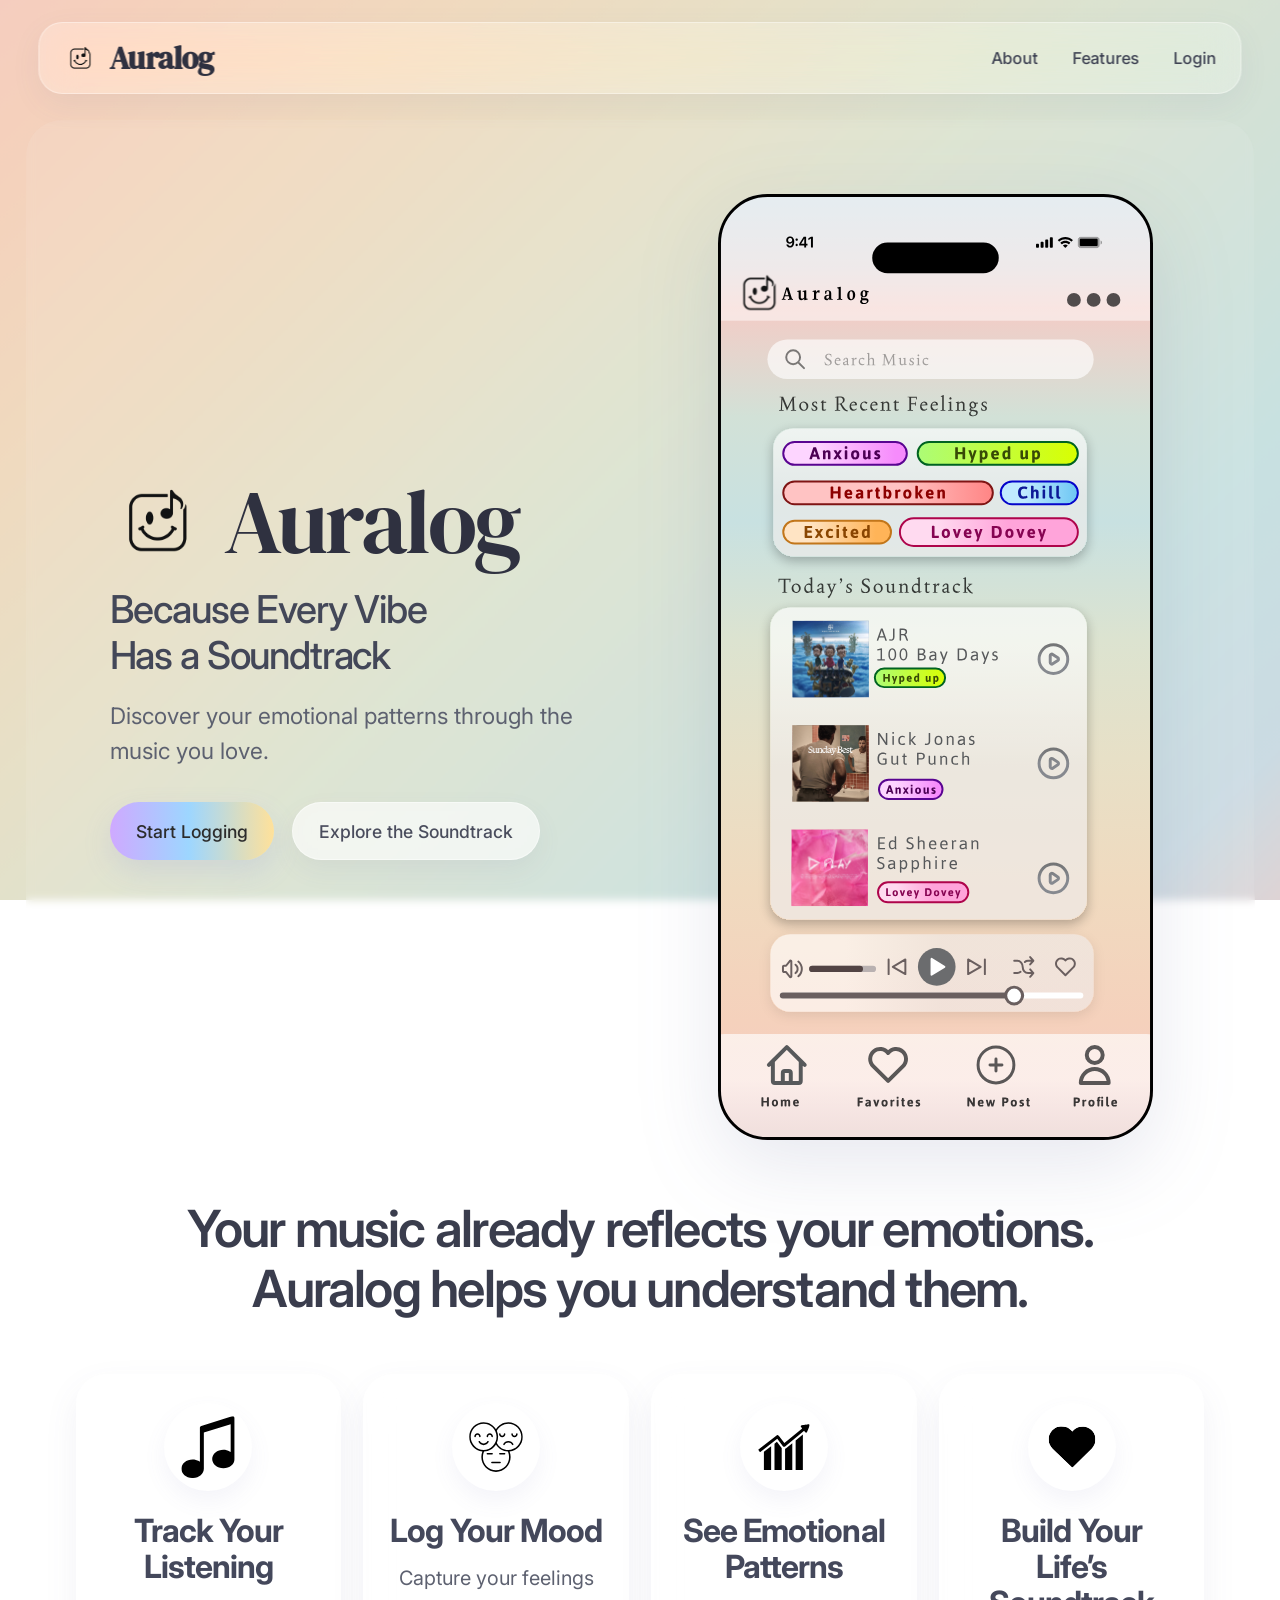
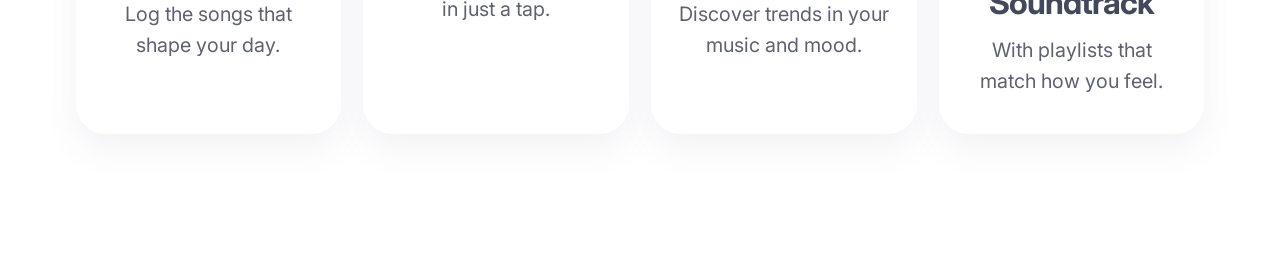
<file: Auralog/index.html>
<!DOCTYPE html>
<html lang="en">
<head>
  <meta charset="UTF-8" />
  <meta name="viewport" content="width=device-width, initial-scale=1.0" />
  <title>Auralog</title>
  <link rel="preconnect" href="https://fonts.googleapis.com">
  <link rel="preconnect" href="https://fonts.gstatic.com" crossorigin>
  <link href="https://fonts.googleapis.com/css2?family=DM+Serif+Display:opsz@20..40&family=Inter:wght@400;500;600;700&display=swap" rel="stylesheet">
  <link rel="stylesheet" href="styles.css" />
</head>
<body>
  <nav class="navbar">
    <div class="nav-left">
      <img src="auralogo.png" class="nav-logo" alt="Auralog logo" />
      <span class="nav-brand">Auralog</span>
    </div>

    <div class="nav-links">
    <a href="about.html">About</a>
    <a href="features.html">Features</a>
    <a href="login.html">Login</a>
    </div>
  </nav>

  <main>
    <section class="hero-shell">
      <section class="hero">
        <div class="hero-text">
          <div class="title-row">
            <img src="auralogo.png" class="logo" alt="Auralog logo" />
            <h1>Auralog</h1>
          </div>

          <p class="tagline">Because Every Vibe<br>Has a Soundtrack</p>

          <p class="hero-description">
            Discover your emotional patterns through the music you love.
          </p>

          <div class="hero-buttons">
            <a href="login.html" class="primary-btn">Start Logging</a>
            <a href="example.html" class="secondary-btn">Explore the Soundtrack</a>
          </div>
        </div>

        <div class="hero-image">
          <img src="Home.svg" alt="Auralog app preview" class="phone-preview" />
        </div>
      </section>

      <section class="intro">
        <h2>Your music already reflects your emotions.<br>Auralog helps you understand them.</h2>
      </section>

      <section class="features">
        <article class="feature-card">
          <img src="icon-music.svg" alt="Track your listening icon" class="feature-icon" />
          <h3>Track Your Listening</h3>
          <p>Log the songs that shape your day.</p>
        </article>

        <article class="feature-card">
          <img src="icon-mood.svg" alt="Log your mood icon" class="feature-icon" />
          <h3>Log Your Mood</h3>
          <p>Capture your feelings in just a tap.</p>
        </article>

        <article class="feature-card">
          <img src="icon-analytics.svg" alt="See emotional patterns icon" class="feature-icon" />
          <h3>See Emotional Patterns</h3>
          <p>Discover trends in your music and mood.</p>
        </article>

        <article class="feature-card">
          <img src="icon-playlist.svg" alt="Build your life's soundtrack icon" class="feature-icon" />
          <h3>Build Your Life’s Soundtrack</h3>
          <p>With playlists that match how you feel.</p>
        </article>
      </section>
    </section>
  </main>
</body>
</html>
</file>
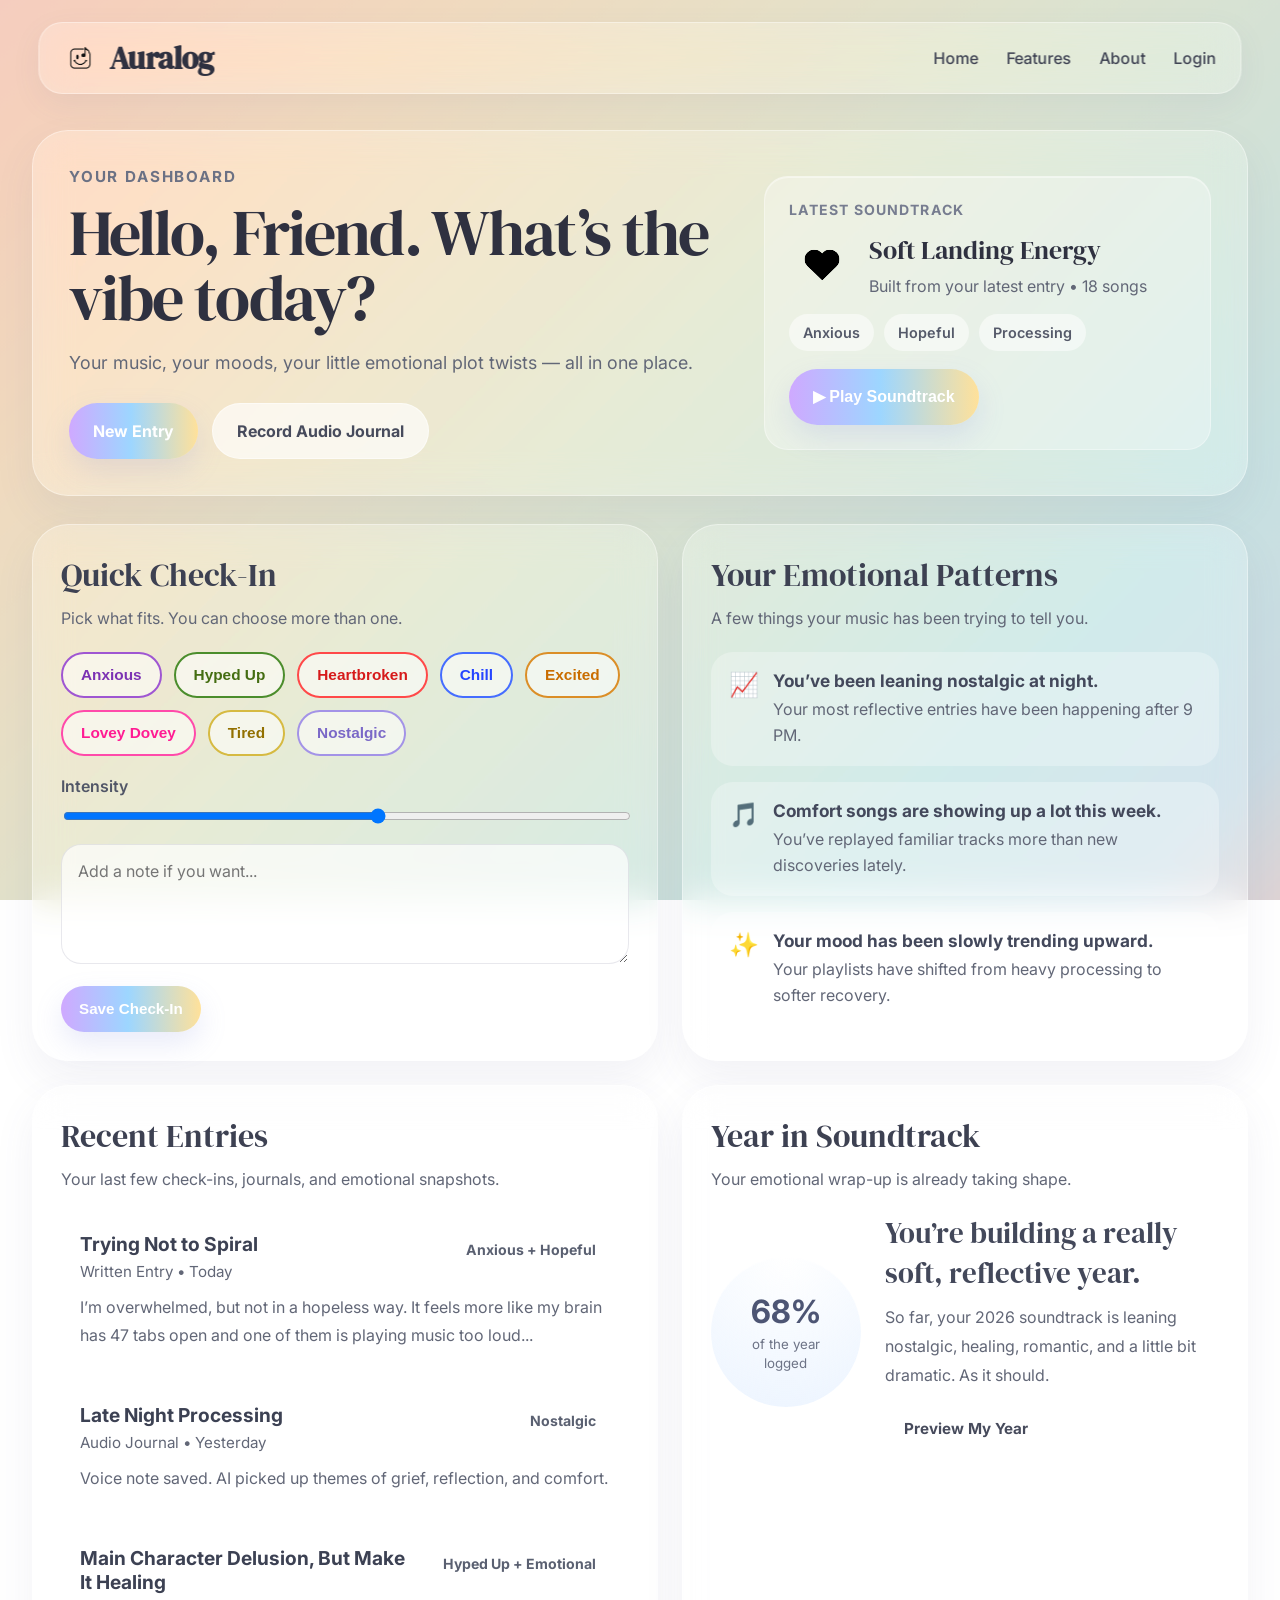
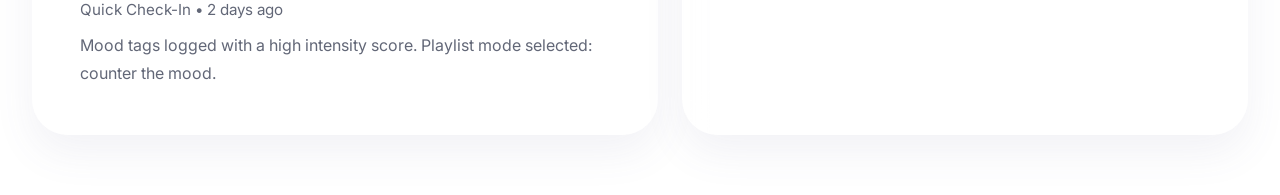
<file: Auralog/example.html>
<!DOCTYPE html>
<html lang="en">
<head>
  <meta charset="UTF-8" />
  <meta name="viewport" content="width=device-width, initial-scale=1.0" />
  <title>Auralog | Dashboard</title>
  <link rel="preconnect" href="https://fonts.googleapis.com">
  <link rel="preconnect" href="https://fonts.gstatic.com" crossorigin>
  <link href="https://fonts.googleapis.com/css2?family=DM+Serif+Display:opsz@20..40&family=Inter:wght@400;500;600;700&display=swap" rel="stylesheet">
  <link rel="stylesheet" href="example.css" />
</head>
<body>
  <nav class="navbar">
    <div class="nav-left">
      <img src="auralogo.png" class="nav-logo" alt="Auralog logo" />
      <span class="nav-brand">Auralog</span>
    </div>

    <div class="nav-links">
      <a href="index.html">Home</a>
      <a href="features.html">Features</a>
      <a href="about.html">About</a>
      <a href="login.html">Login</a>
    </div>
  </nav>

  <main class="dashboard-page">
    <section class="dashboard-hero glass-panel">
      <div class="hero-copy">
        <p class="eyebrow">Your Dashboard</p>
        <h1>Hello, Friend. What’s the vibe today?</h1>
        <p class="hero-text">
          Your music, your moods, your little emotional plot twists — all in one place.
        </p>

        <div class="hero-actions">
          <a href="#" class="primary-btn">New Entry</a>
          <a href="#" class="secondary-btn">Record Audio Journal</a>
        </div>
      </div>

      <div class="hero-now-playing glass-subpanel">
        <p class="mini-label">Latest soundtrack</p>
        <div class="track-card">
          <img src="icon-playlist.svg" alt="playlist cover" class="track-cover" />
          <div>
            <h3>Soft Landing Energy</h3>
            <p>Built from your latest entry • 18 songs</p>
          </div>
        </div>

        <div class="track-tags">
          <span>Anxious</span>
          <span>Hopeful</span>
          <span>Processing</span>
        </div>

        <button class="play-btn">▶ Play Soundtrack</button>
      </div>
    </section>

    <section class="dashboard-grid">
      <article class="panel mood-panel glass-panel">
        <div class="panel-header">
          <h2>Quick Check-In</h2>
          <p>Pick what fits. You can choose more than one.</p>
        </div>

        <div class="mood-tags">
          <button class="tag purple">Anxious</button>
          <button class="tag green">Hyped Up</button>
          <button class="tag red">Heartbroken</button>
          <button class="tag blue">Chill</button>
          <button class="tag orange">Excited</button>
          <button class="tag pink">Lovey Dovey</button>
          <button class="tag yellow">Tired</button>
          <button class="tag lavender">Nostalgic</button>
        </div>

        <div class="intensity-row">
          <label for="intensity">Intensity</label>
          <input type="range" id="intensity" min="1" max="10" value="6" />
        </div>

        <textarea placeholder="Add a note if you want..."></textarea>

        <div class="panel-actions">
          <button class="primary-btn small-btn">Save Check-In</button>
        </div>
      </article>

      <article class="panel insights-panel glass-panel">
        <div class="panel-header">
          <h2>Your Emotional Patterns</h2>
          <p>A few things your music has been trying to tell you.</p>
        </div>

        <div class="insight-list">
          <div class="insight-item">
            <span class="insight-icon">📈</span>
            <div>
              <h3>You’ve been leaning nostalgic at night.</h3>
              <p>Your most reflective entries have been happening after 9 PM.</p>
            </div>
          </div>

          <div class="insight-item">
            <span class="insight-icon">🎵</span>
            <div>
              <h3>Comfort songs are showing up a lot this week.</h3>
              <p>You’ve replayed familiar tracks more than new discoveries lately.</p>
            </div>
          </div>

          <div class="insight-item">
            <span class="insight-icon">✨</span>
            <div>
              <h3>Your mood has been slowly trending upward.</h3>
              <p>Your playlists have shifted from heavy processing to softer recovery.</p>
            </div>
          </div>
        </div>
      </article>

      <article class="panel journal-panel glass-panel">
        <div class="panel-header">
          <h2>Recent Entries</h2>
          <p>Your last few check-ins, journals, and emotional snapshots.</p>
        </div>

        <div class="entry-list">
          <div class="entry-card glass-subpanel">
            <div class="entry-top">
              <div>
                <h3>Trying Not to Spiral</h3>
                <p>Written Entry • Today</p>
              </div>
              <span class="entry-badge">Anxious + Hopeful</span>
            </div>
            <p class="entry-preview">
              I’m overwhelmed, but not in a hopeless way. It feels more like my brain has
              47 tabs open and one of them is playing music too loud...
            </p>
          </div>

          <div class="entry-card glass-subpanel">
            <div class="entry-top">
              <div>
                <h3>Late Night Processing</h3>
                <p>Audio Journal • Yesterday</p>
              </div>
              <span class="entry-badge">Nostalgic</span>
            </div>
            <p class="entry-preview">
              Voice note saved. AI picked up themes of grief, reflection, and comfort.
            </p>
          </div>

          <div class="entry-card glass-subpanel">
            <div class="entry-top">
              <div>
                <h3>Main Character Delusion, But Make It Healing</h3>
                <p>Quick Check-In • 2 days ago</p>
              </div>
              <span class="entry-badge">Hyped Up + Emotional</span>
            </div>
            <p class="entry-preview">
              Mood tags logged with a high intensity score. Playlist mode selected: counter the mood.
            </p>
          </div>
        </div>
      </article>

      <article class="panel soundtrack-panel glass-panel">
        <div class="panel-header">
          <h2>Year in Soundtrack</h2>
          <p>Your emotional wrap-up is already taking shape.</p>
        </div>

        <div class="year-card">
          <div class="year-circle">
            <span>68%</span>
            <small>of the year logged</small>
          </div>

          <div class="year-copy">
            <h3>You’re building a really soft, reflective year.</h3>
            <p>
              So far, your 2026 soundtrack is leaning nostalgic, healing, romantic, and a
              little bit dramatic. As it should.
            </p>
            <a href="#" class="secondary-btn small-btn">Preview My Year</a>
          </div>
        </div>
      </article>
    </section>
  </main>
</body>
</html>
</file>
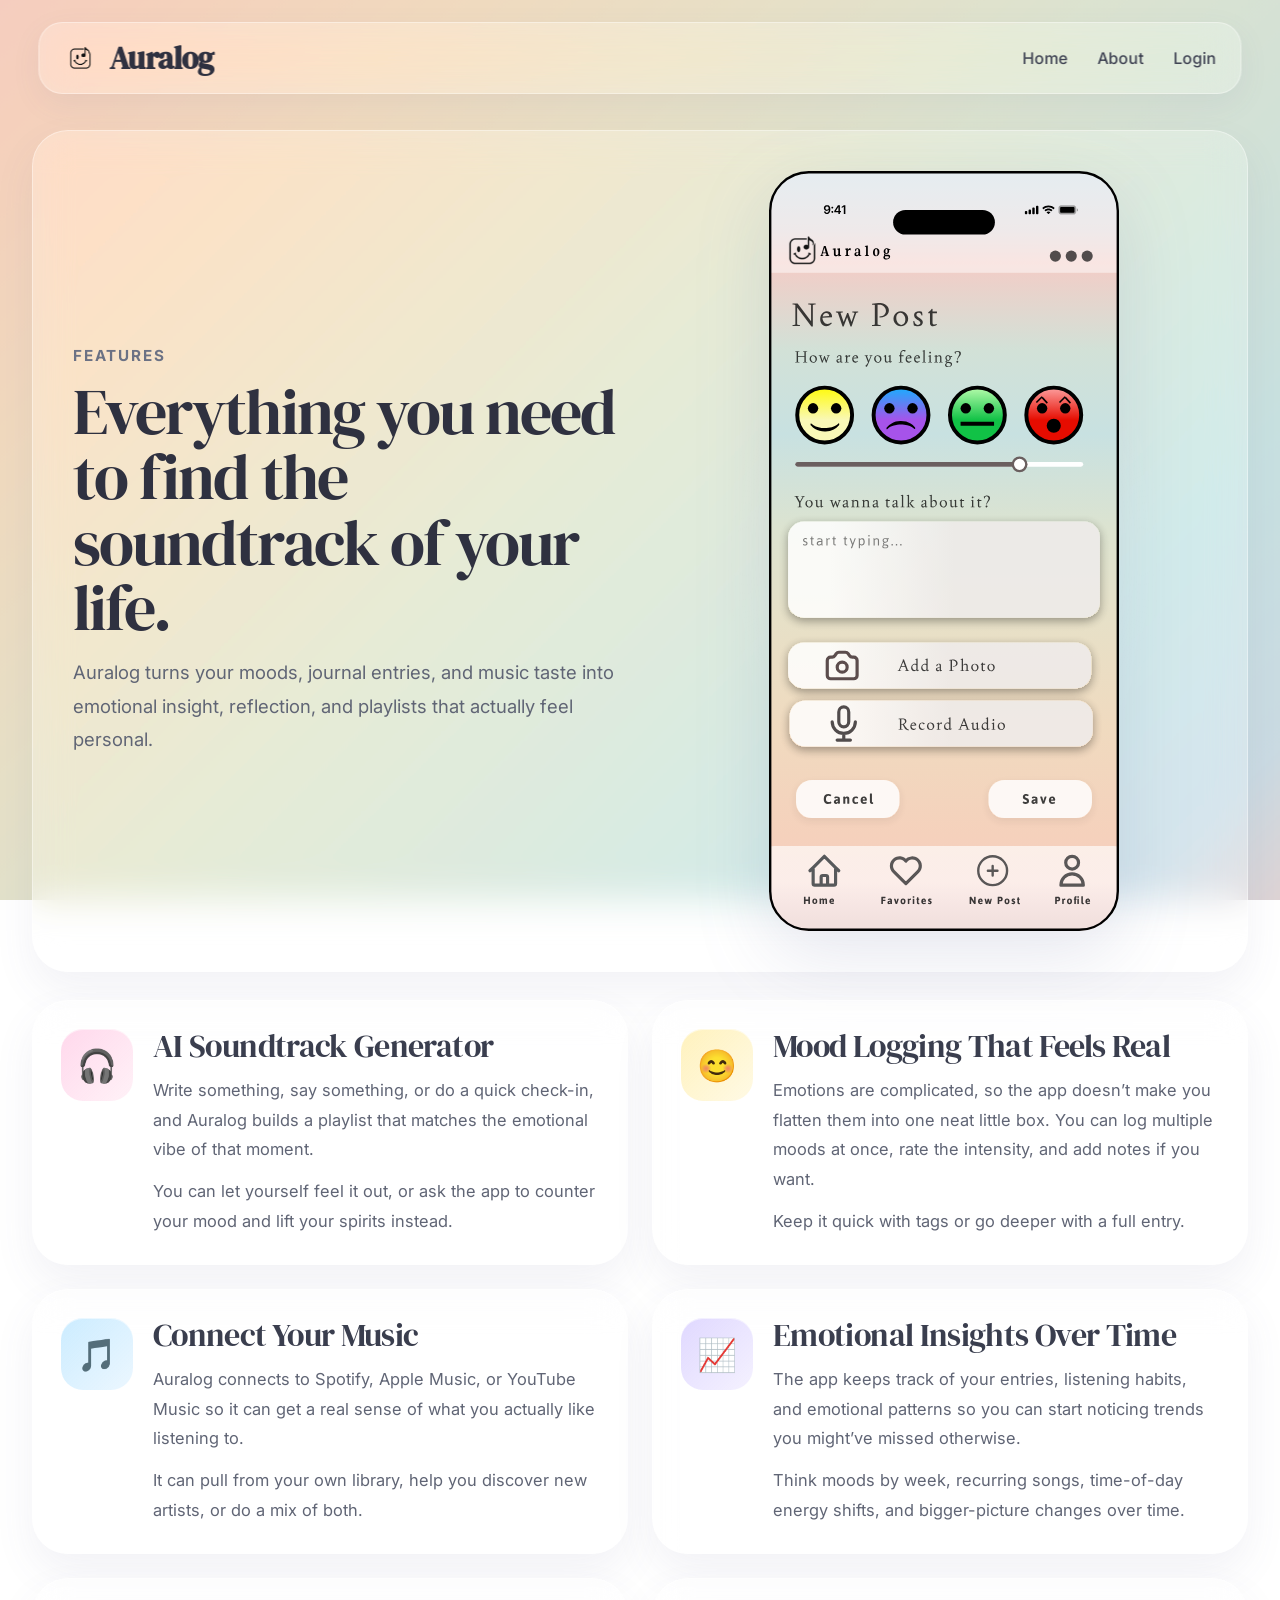
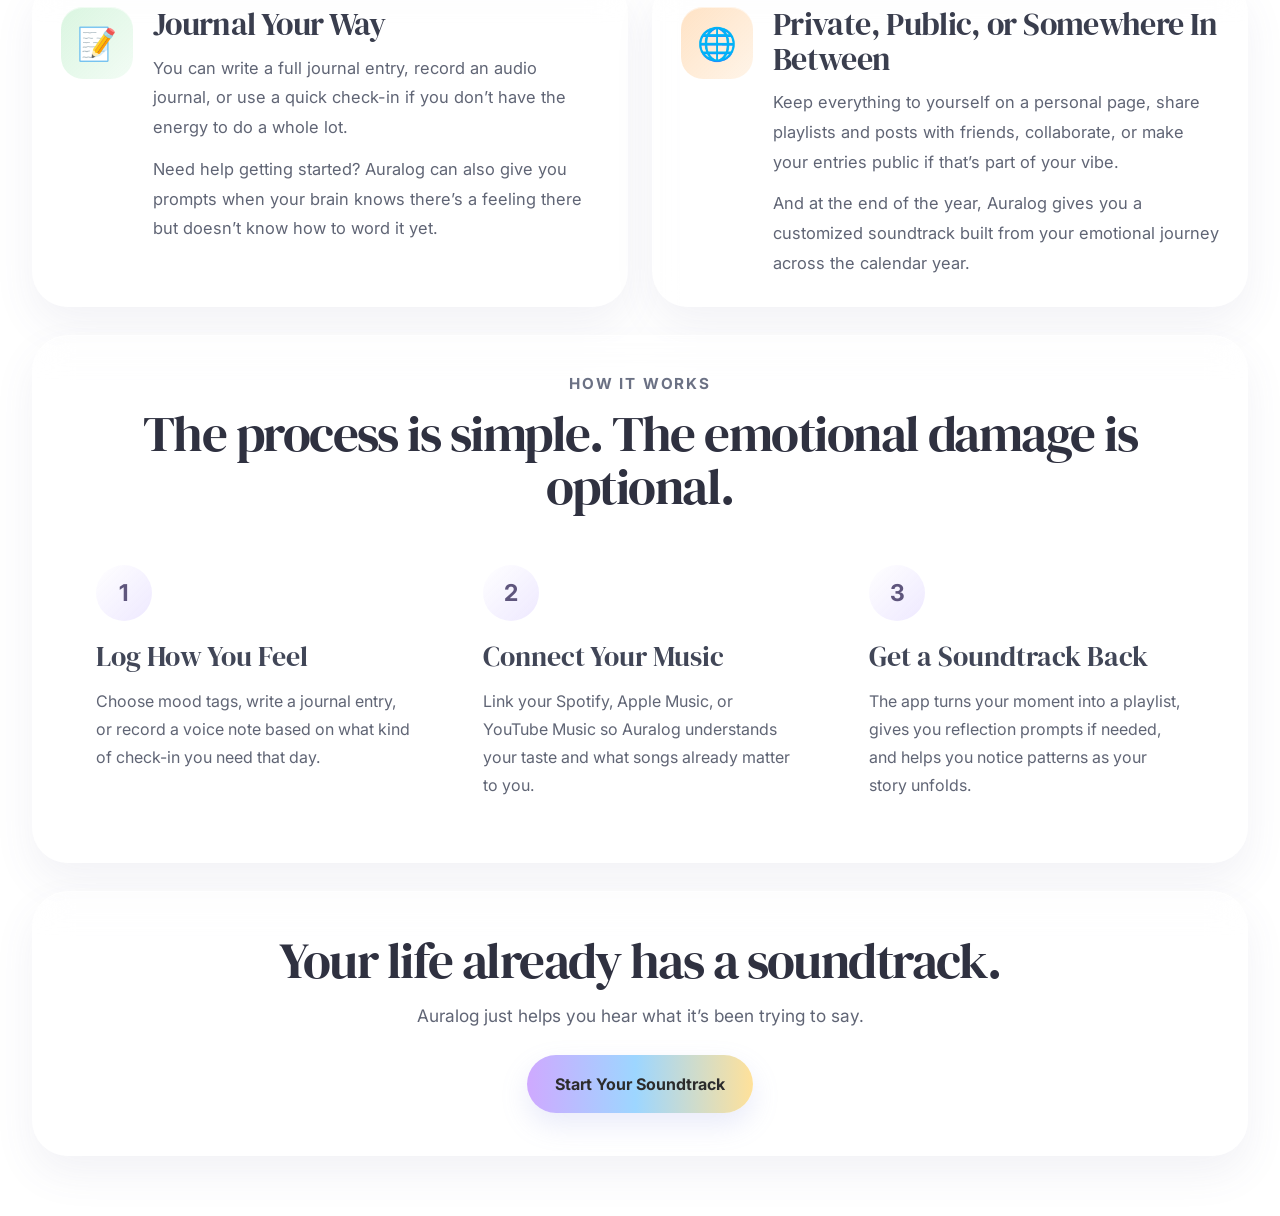
<file: Auralog/features.html>
<!DOCTYPE html>
<html lang="en">
<head>
  <meta charset="UTF-8" />
  <meta name="viewport" content="width=device-width, initial-scale=1.0" />
  <title>Features | Auralog</title>
  <link rel="preconnect" href="https://fonts.googleapis.com">
  <link rel="preconnect" href="https://fonts.gstatic.com" crossorigin>
  <link href="https://fonts.googleapis.com/css2?family=DM+Serif+Display:opsz@20..40&family=Inter:wght@400;500;600;700&display=swap" rel="stylesheet">
  <link rel="stylesheet" href="features.css" />
</head>
<body>
  <nav class="navbar">
    <div class="nav-left">
      <img src="auralogo.png" class="nav-logo" alt="Auralog logo" />
      <span class="nav-brand">Auralog</span>
    </div>

    <div class="nav-links">
      <a href="index.html">Home</a>
      <a href="about.html">About</a>
      <a href="login.html">Login</a>
    </div>
  </nav>

  <main class="features-page">
    <section class="features-hero glass-panel">
      <div class="hero-copy">
        <p class="eyebrow">Features</p>
        <h1>Everything you need to find the soundtrack of your life.</h1>
        <p class="hero-text">
          Auralog turns your moods, journal entries, and music taste into emotional
          insight, reflection, and playlists that actually feel personal.
        </p>
      </div>

      <div class="hero-image-wrap">
        <div class="hero-glow"></div>
        <img src="Entry.svg" alt="Auralog app preview" class="hero-phone" />
      </div>
    </section>

    <section class="features-grid">
      <article class="feature-card glass-panel">
        <div class="feature-icon icon-pink">🎧</div>
        <div class="feature-content">
          <h2>AI Soundtrack Generator</h2>
          <p>
            Write something, say something, or do a quick check-in, and Auralog
            builds a playlist that matches the emotional vibe of that moment.
          </p>
          <p>
            You can let yourself feel it out, or ask the app to counter your mood
            and lift your spirits instead.
          </p>
        </div>
      </article>

      <article class="feature-card glass-panel">
        <div class="feature-icon icon-yellow">😊</div>
        <div class="feature-content">
          <h2>Mood Logging That Feels Real</h2>
          <p>
            Emotions are complicated, so the app doesn’t make you flatten them into
            one neat little box. You can log multiple moods at once, rate the
            intensity, and add notes if you want.
          </p>
          <p>
            Keep it quick with tags or go deeper with a full entry.
          </p>
        </div>
      </article>

      <article class="feature-card glass-panel">
        <div class="feature-icon icon-blue">🎵</div>
        <div class="feature-content">
          <h2>Connect Your Music</h2>
          <p>
            Auralog connects to Spotify, Apple Music, or YouTube Music so it can get
            a real sense of what you actually like listening to.
          </p>
          <p>
            It can pull from your own library, help you discover new artists, or do
            a mix of both.
          </p>
        </div>
      </article>

      <article class="feature-card glass-panel">
        <div class="feature-icon icon-purple">📈</div>
        <div class="feature-content">
          <h2>Emotional Insights Over Time</h2>
          <p>
            The app keeps track of your entries, listening habits, and emotional
            patterns so you can start noticing trends you might’ve missed otherwise.
          </p>
          <p>
            Think moods by week, recurring songs, time-of-day energy shifts, and
            bigger-picture changes over time.
          </p>
        </div>
      </article>

      <article class="feature-card glass-panel">
        <div class="feature-icon icon-green">📝</div>
        <div class="feature-content">
          <h2>Journal Your Way</h2>
          <p>
            You can write a full journal entry, record an audio journal, or use a
            quick check-in if you don’t have the energy to do a whole lot.
          </p>
          <p>
            Need help getting started? Auralog can also give you prompts when your
            brain knows there’s a feeling there but doesn’t know how to word it yet.
          </p>
        </div>
      </article>

      <article class="feature-card glass-panel">
        <div class="feature-icon icon-orange">🌐</div>
        <div class="feature-content">
          <h2>Private, Public, or Somewhere In Between</h2>
          <p>
            Keep everything to yourself on a personal page, share playlists and
            posts with friends, collaborate, or make your entries public if that’s
            part of your vibe.
          </p>
          <p>
            And at the end of the year, Auralog gives you a customized soundtrack
            built from your emotional journey across the calendar year.
          </p>
        </div>
      </article>
    </section>

    <section class="how-it-works glass-panel">
      <p class="eyebrow">How It Works</p>
      <h2>The process is simple. The emotional damage is optional.</h2>

      <div class="steps-grid">
        <article class="step-card">
          <div class="step-number">1</div>
          <h3>Log How You Feel</h3>
          <p>
            Choose mood tags, write a journal entry, or record a voice note based on
            what kind of check-in you need that day.
          </p>
        </article>

        <article class="step-card">
          <div class="step-number">2</div>
          <h3>Connect Your Music</h3>
          <p>
            Link your Spotify, Apple Music, or YouTube Music so Auralog understands
            your taste and what songs already matter to you.
          </p>
        </article>

        <article class="step-card">
          <div class="step-number">3</div>
          <h3>Get a Soundtrack Back</h3>
          <p>
            The app turns your moment into a playlist, gives you reflection prompts
            if needed, and helps you notice patterns as your story unfolds.
          </p>
        </article>
      </div>
    </section>

    <section class="bottom-cta glass-panel">
      <h2>Your life already has a soundtrack.</h2>
      <p>
        Auralog just helps you hear what it’s been trying to say.
      </p>
      <a href="login.html" class="primary-btn">Start Your Soundtrack</a>
    </section>
  </main>
</body>
</html>
</file>
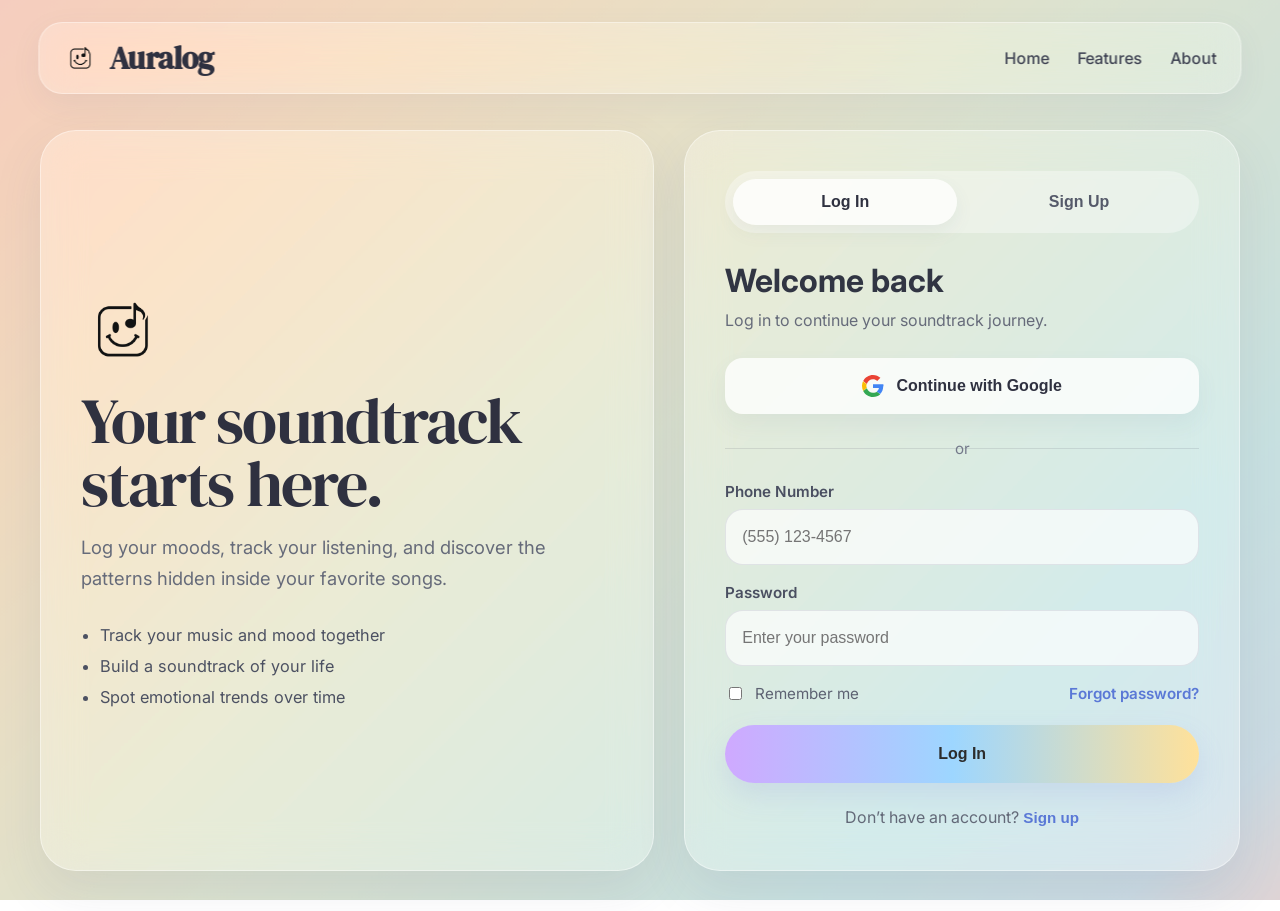
<file: Auralog/login.html>
<!DOCTYPE html>
<html lang="en">
<head>
  <meta charset="UTF-8" />
  <meta name="viewport" content="width=device-width, initial-scale=1.0" />
  <title>Auralog | Login</title>
  <link rel="preconnect" href="https://fonts.googleapis.com">
  <link rel="preconnect" href="https://fonts.gstatic.com" crossorigin>
  <link href="https://fonts.googleapis.com/css2?family=DM+Serif+Display:opsz@20..40&family=Inter:wght@400;500;600;700&display=swap" rel="stylesheet">
  <link rel="stylesheet" href="login.css" />
</head>
<body>
  <nav class="navbar">
    <div class="nav-left">
      <img src="auralogo.png" class="nav-logo" alt="Auralog logo" />
      <span class="nav-brand">Auralog</span>
    </div>

    <div class="nav-links">
      <a href="index.html">Home</a>
      <a href="features.html">Features</a>
      <a href="about.html">About</a>
    </div>
  </nav>

  <main class="auth-page">
    <section class="auth-shell">
      <div class="auth-left">
        <div class="auth-copy glass-panel">
          <img src="auralogo.png" alt="Auralog logo" class="hero-logo" />
          <h1>Your soundtrack starts here.</h1>
          <p>
            Log your moods, track your listening, and discover the patterns
            hidden inside your favorite songs.
          </p>

          <ul class="benefits">
            <li>Track your music and mood together</li>
            <li>Build a soundtrack of your life</li>
            <li>Spot emotional trends over time</li>
          </ul>
        </div>
      </div>

      <div class="auth-right">
        <div class="auth-card glass-panel">
          <div class="tab-switcher">
            <button class="tab-button active" id="loginTab" type="button">Log In</button>
            <button class="tab-button" id="signupTab" type="button">Sign Up</button>
          </div>

          <div class="auth-header">
            <h2 id="formTitle">Welcome back</h2>
            <p id="formSubtitle">Log in to continue your soundtrack journey.</p>
          </div>

          <button class="google-btn" type="button">
            <span class="google-icon">
              <svg viewBox="0 0 48 48" aria-hidden="true">
                <path fill="#EA4335" d="M24 9.5c3.54 0 6.73 1.22 9.25 3.6l6.9-6.9C35.96 2.36 30.41 0 24 0 14.62 0 6.51 5.38 2.56 13.22l8.03 6.23C12.5 13.62 17.76 9.5 24 9.5z"/>
                <path fill="#4285F4" d="M46.98 24.55c0-1.57-.14-3.09-.4-4.55H24v8.62h12.94c-.56 3-2.25 5.54-4.8 7.24l7.36 5.7c4.3-3.96 6.78-9.8 6.78-17.01z"/>
                <path fill="#FBBC05" d="M10.59 28.09A14.5 14.5 0 0 1 9.5 24c0-1.42.24-2.8.67-4.09l-8.03-6.23A23.98 23.98 0 0 0 0 24c0 3.87.93 7.53 2.56 10.78l8.03-6.69z"/>
                <path fill="#34A853" d="M24 48c6.48 0 11.92-2.13 15.89-5.81l-7.36-5.7c-2.05 1.38-4.67 2.2-8.53 2.2-6.24 0-11.5-4.12-13.41-9.95l-8.03 6.19C6.51 42.62 14.62 48 24 48z"/>
              </svg>
            </span>
            Continue with Google
          </button>

          <div class="divider">
            <span>or</span>
          </div>

          <form class="auth-form" id="authForm">
            <div class="input-group" id="nameGroup" style="display: none;">
              <label for="fullName">Full Name</label>
              <input type="text" id="fullName" name="fullName" placeholder="Enter your name" />
            </div>

            <div class="input-group">
              <label for="phoneNumber">Phone Number</label>
              <input
                type="tel"
                id="phoneNumber"
                name="phoneNumber"
                placeholder="(555) 123-4567"
                autocomplete="tel"
                required
              />
            </div>

            <div class="input-group">
              <label for="password">Password</label>
              <input
                type="password"
                id="password"
                name="password"
                placeholder="Enter your password"
                autocomplete="current-password"
                required
              />
            </div>

            <div class="input-group" id="confirmPasswordGroup" style="display: none;">
              <label for="confirmPassword">Confirm Password</label>
              <input
                type="password"
                id="confirmPassword"
                name="confirmPassword"
                placeholder="Re-enter your password"
                autocomplete="new-password"
              />
            </div>

            <div class="form-row" id="loginExtras">
              <label class="checkbox-row">
                <input type="checkbox" />
                <span>Remember me</span>
              </label>
              <a href="#" class="text-link">Forgot password?</a>
            </div>

            <div class="form-row" id="signupExtras" style="display: none;">
              <label class="checkbox-row agree-row">
                <input type="checkbox" required />
                <span>I agree to the Terms and Privacy Policy</span>
              </label>
            </div>

            <button type="submit" class="submit-btn" id="submitButton">Log In</button>
          </form>

          <p class="bottom-text" id="bottomText">
            Don’t have an account?
            <button class="inline-switch" id="bottomSwitchToSignup" type="button">Sign up</button>
          </p>
        </div>
      </div>
    </section>
  </main>

  <script>
    const loginTab = document.getElementById("loginTab");
    const signupTab = document.getElementById("signupTab");
    const formTitle = document.getElementById("formTitle");
    const formSubtitle = document.getElementById("formSubtitle");
    const submitButton = document.getElementById("submitButton");
    const bottomText = document.getElementById("bottomText");
    const bottomSwitchToSignup = document.getElementById("bottomSwitchToSignup");
    const authForm = document.getElementById("authForm");

    const nameGroup = document.getElementById("nameGroup");
    const confirmPasswordGroup = document.getElementById("confirmPasswordGroup");
    const loginExtras = document.getElementById("loginExtras");
    const signupExtras = document.getElementById("signupExtras");

    let mode = "login";

    function setMode(newMode) {
      mode = newMode;

      if (mode === "login") {
        loginTab.classList.add("active");
        signupTab.classList.remove("active");

        formTitle.textContent = "Welcome back";
        formSubtitle.textContent = "Log in to continue your soundtrack journey.";
        submitButton.textContent = "Log In";

        nameGroup.style.display = "none";
        confirmPasswordGroup.style.display = "none";
        loginExtras.style.display = "flex";
        signupExtras.style.display = "none";

        bottomText.innerHTML = `Don’t have an account?
          <button class="inline-switch" id="bottomSwitchToSignup" type="button">Sign up</button>`;

        document.getElementById("bottomSwitchToSignup").addEventListener("click", () => setMode("signup"));
      } else {
        loginTab.classList.remove("active");
        signupTab.classList.add("active");

        formTitle.textContent = "Create your account";
        formSubtitle.textContent = "Start tracking the soundtrack of your life.";
        submitButton.textContent = "Sign Up";

        nameGroup.style.display = "block";
        confirmPasswordGroup.style.display = "block";
        loginExtras.style.display = "none";
        signupExtras.style.display = "block";

        bottomText.innerHTML = `Already have an account?
          <button class="inline-switch" id="bottomSwitchToLogin" type="button">Log in</button>`;

        document.getElementById("bottomSwitchToLogin").addEventListener("click", () => setMode("login"));
      }
    }

    loginTab.addEventListener("click", () => setMode("login"));
    signupTab.addEventListener("click", () => setMode("signup"));
    bottomSwitchToSignup.addEventListener("click", () => setMode("signup"));

    authForm.addEventListener("submit", function (event) {
      event.preventDefault();

      const phone = document.getElementById("phoneNumber").value.trim();
      const password = document.getElementById("password").value.trim();

      if (!phone || !password) {
        alert("Please enter your phone number and password.");
        return;
      }

      if (mode === "signup") {
        const fullName = document.getElementById("fullName").value.trim();
        const confirmPassword = document.getElementById("confirmPassword").value.trim();

        if (!fullName) {
          alert("Please enter your full name.");
          return;
        }

        if (password !== confirmPassword) {
          alert("Your passwords do not match.");
          return;
        }
      }

      alert(mode === "login"
        ? "Login submitted. Connect this form to your backend or auth provider next."
        : "Sign-up submitted. Connect this form to your backend or auth provider next.");
    });
  </script>
</body>
</html>
</file>
<file: Auralog/styles.css>
* {
  box-sizing: border-box;
}

:root {
  --text-dark: #2f3140;
  --text-body: #5d6170;
  --glass: rgba(255, 255, 255, 0.36);
  --glass-strong: rgba(255, 255, 255, 0.55);
  --glass-border: rgba(255, 255, 255, 0.42);
  --shadow-soft: 0 20px 50px rgba(80, 82, 120, 0.08);
  --shadow-card: 0 14px 34px rgba(89, 94, 135, 0.08);
  --radius-xl: 30px;
  --radius-2xl: 40px;
}

html {
  scroll-behavior: smooth;
}

body {
  margin: 0;
  min-height: 100vh;
  background-image: url("auralogbackground.png");
  background-size: cover;
  background-position: center;
  background-attachment: fixed;
  color: var(--text-dark);
  font-family: "Inter", sans-serif;
}

/* NAVBAR */
.navbar {
  position: fixed;
  top: 22px;
  left: 50%;
  transform: translateX(-50%);
  width: min(94%, 1420px);
  padding: 14px 24px;
  display: flex;
  justify-content: space-between;
  align-items: center;
  z-index: 1000;

  background: rgba(255, 255, 255, 0.28);
  backdrop-filter: blur(18px) saturate(140%);
  -webkit-backdrop-filter: blur(18px) saturate(140%);
  border: 1px solid rgba(255, 255, 255, 0.38);
  box-shadow: 0 10px 30px rgba(95, 102, 153, 0.08);
  border-radius: 24px;
}

.nav-left {
  display: flex;
  align-items: center;
  gap: 12px;
}

.nav-logo {
  width: 34px;
  height: 34px;
  object-fit: contain;
}

.nav-brand {
  font-size: 1.95rem;
  font-weight: 600;
  letter-spacing: -0.02em;
  font-family: "DM Serif Display", serif;
  color: var(--text-dark);
}

.nav-links {
  display: flex;
  align-items: center;
  gap: 34px;
}

.nav-links a {
  text-decoration: none;
  color: #3e4253;
  font-size: 1.02rem;
  font-weight: 500;
  transition: opacity 0.2s ease, transform 0.2s ease;
}

.nav-links a:hover {
  opacity: 0.72;
}

.nav-button {
  padding: 13px 22px;
  border-radius: 999px;
  background: rgba(255, 255, 255, 0.72);
  border: 1px solid rgba(255, 255, 255, 0.5);
  box-shadow: 0 6px 16px rgba(100, 100, 130, 0.08);
}

/* PAGE WRAPPER */
main {
  padding-top: 120px;
  padding-bottom: 60px;
}

.hero-shell {
  width: min(96%, 1460px);
  margin: 0 auto;
  border-radius: 36px;
  padding: 42px 38px 56px;
  background: rgba(255, 255, 255, 0.08);
  backdrop-filter: blur(4px);
  -webkit-backdrop-filter: blur(4px);
}

/* HERO */
.hero {
  min-height: 760px;
  display: flex;
  align-items: center;
  justify-content: space-between;
  gap: 60px;
  padding: 32px 26px 24px;
}

.hero-text {
  flex: 1;
  max-width: 560px;
  padding-left: 20px;
}

.title-row {
  display: flex;
  align-items: center;
  gap: 18px;
  margin-bottom: 18px;
}

.logo {
  width: 96px;
  height: 96px;
  object-fit: contain;
  flex-shrink: 0;
}

h1 {
  margin: 0;
  font-family: "DM Serif Display", serif;
  font-size: clamp(4.25rem, 7vw, 6.2rem);
  line-height: 0.95;
  font-weight: 400;
  letter-spacing: -0.03em;
  color: var(--text-dark);
}

.tagline {
  margin: 0 0 20px;
  font-size: clamp(2.1rem, 3vw, 3.1rem);
  line-height: 1.18;
  font-weight: 500;
  letter-spacing: -0.03em;
  color: #434758;
  max-width: 500px;
}

.hero-description {
  margin: 0 0 34px;
  max-width: 500px;
  font-size: 1.42rem;
  line-height: 1.55;
  color: var(--text-body);
  font-weight: 400;
}

.hero-buttons {
  display: flex;
  flex-wrap: wrap;
  gap: 18px;
}

.primary-btn,
.secondary-btn {
  display: inline-flex;
  align-items: center;
  justify-content: center;
  min-height: 58px;
  padding: 0 26px;
  border-radius: 999px;
  text-decoration: none;
  font-size: 1.1rem;
  font-weight: 500;
  transition: transform 0.2s ease, opacity 0.2s ease, box-shadow 0.2s ease;
}

.primary-btn {
  color: rgb(44, 44, 44);
  background: linear-gradient(90deg, #cfa9ff 0%, #9dd6ff 48%, #ffe19a 100%);
  box-shadow: 0 12px 28px rgba(131, 146, 219, 0.18);
}

.secondary-btn {
  color: #4a4d5d;
  background: rgba(255, 255, 255, 0.62);
  backdrop-filter: blur(14px);
  -webkit-backdrop-filter: blur(14px);
  border: 1px solid rgba(255, 255, 255, 0.44);
  box-shadow: 0 10px 24px rgba(98, 105, 153, 0.08);
}

.primary-btn:hover,
.secondary-btn:hover {
  transform: translateY(-2px);
  opacity: 0.96;
}

.hero-image {
  flex: 1;
  display: flex;
  justify-content: center;
  align-items: center;
}

.phone-preview {
  width: min(470px, 34vw);
  height: auto;
  display: block;
  filter: drop-shadow(0 26px 40px rgba(85, 94, 145, 0.14));
}

/* INTRO */
.intro {
  padding: 34px 20px 28px;
  text-align: center;
}

.intro h2 {
  margin: 0 auto;
  max-width: 980px;
  font-size: clamp(2.45rem, 4vw, 4rem);
  line-height: 1.18;
  font-weight: 600;
  letter-spacing: -0.035em;
  color: #3a3d4d;
}

/* FEATURES */
.features {
  display: grid;
  grid-template-columns: repeat(4, minmax(0, 1fr));
  gap: 22px;
  padding: 28px 12px 8px;
}

.feature-card {
  min-height: 360px;
  padding: 28px 24px 30px;
  border-radius: 30px;
  text-align: center;
  background: rgba(255, 255, 255, 0.34);
  backdrop-filter: blur(18px) saturate(140%);
  -webkit-backdrop-filter: blur(18px) saturate(140%);
  border: 1px solid rgba(255, 255, 255, 0.38);
  box-shadow: var(--shadow-card);
  display: flex;
  flex-direction: column;
  align-items: center;
}

.feature-icon {
  width: 88px;
  height: 88px;
  object-fit: cover;
  border-radius: 50%;
  margin-bottom: 22px;
  box-shadow: 0 10px 22px rgba(112, 120, 182, 0.08);
}

.feature-card h3 {
  margin: 0 0 14px;
  font-size: 2rem;
  line-height: 1.12;
  font-weight: 700;
  letter-spacing: -0.03em;
  color: #44485b;
}

.feature-card p {
  margin: 0;
  font-size: 1.24rem;
  line-height: 1.55;
  color: var(--text-body);
  max-width: 240px;
}

/* RESPONSIVE */
@media (max-width: 1220px) {
  .hero {
    gap: 30px;
  }

  .phone-preview {
    width: min(420px, 38vw);
  }

  .features {
    grid-template-columns: repeat(2, minmax(0, 1fr));
  }
}

@media (max-width: 900px) {
  .navbar {
    width: min(95%, 95%);
    padding: 16px 18px;
    gap: 14px;
    flex-direction: column;
  }

  .nav-links {
    flex-wrap: wrap;
    justify-content: center;
    gap: 16px 22px;
  }

  main {
    padding-top: 150px;
  }

  .hero-shell {
    padding: 24px 16px 36px;
  }

  .hero {
    min-height: auto;
    flex-direction: column;
    text-align: center;
    padding: 20px 10px 16px;
  }

  .hero-text {
    padding-left: 0;
    max-width: 700px;
    display: flex;
    flex-direction: column;
    align-items: center;
  }

  .title-row {
    justify-content: center;
  }

  .tagline,
  .hero-description {
    max-width: 700px;
  }

  .hero-buttons {
    justify-content: center;
  }

  .phone-preview {
    width: min(380px, 78vw);
  }

  .features {
    grid-template-columns: 1fr;
    gap: 18px;
  }

  .feature-card {
    min-height: auto;
  }
}

@media (max-width: 560px) {
  .nav-brand {
    font-size: 1.55rem;
  }

  .nav-logo {
    width: 30px;
    height: 30px;
  }

  h1 {
    font-size: 3.2rem;
  }

  .logo {
    width: 72px;
    height: 72px;
  }

  .tagline {
    font-size: 1.75rem;
  }

  .hero-description {
    font-size: 1.05rem;
  }

  .primary-btn,
  .secondary-btn {
    width: 100%;
  }

  .intro h2 {
    font-size: 2rem;
  }

  .feature-card h3 {
    font-size: 1.55rem;
  }

  .feature-card p {
    font-size: 1.05rem;
  }
}
</file>
<file: Auralog/example.css>
* {
  box-sizing: border-box;
}

:root {
  --text-dark: #2f3140;
  --text-body: #626777;
  --glass: rgba(255, 255, 255, 0.28);
  --glass-strong: rgba(255, 255, 255, 0.38);
  --glass-border: rgba(255, 255, 255, 0.38);
  --shadow-soft: 0 18px 40px rgba(84, 92, 140, 0.08);
  --radius-xl: 28px;
  --radius-2xl: 36px;
}

body {
  margin: 0;
  min-height: 100vh;
  background-image: url("auralogbackground.png");
  background-size: cover;
  background-position: center;
  background-attachment: fixed;
  color: var(--text-dark);
  font-family: "Inter", sans-serif;
}

.navbar {
  position: fixed;
  top: 22px;
  left: 50%;
  transform: translateX(-50%);
  width: min(94%, 1420px);
  padding: 14px 24px;
  display: flex;
  justify-content: space-between;
  align-items: center;
  z-index: 1000;
  background: rgba(255, 255, 255, 0.28);
  backdrop-filter: blur(18px) saturate(140%);
  -webkit-backdrop-filter: blur(18px) saturate(140%);
  border: 1px solid rgba(255, 255, 255, 0.38);
  box-shadow: 0 10px 30px rgba(95, 102, 153, 0.08);
  border-radius: 24px;
}

.nav-left {
  display: flex;
  align-items: center;
  gap: 12px;
}

.nav-logo {
  width: 34px;
  height: 34px;
  object-fit: contain;
}

.nav-brand {
  font-size: 1.95rem;
  font-weight: 600;
  letter-spacing: -0.02em;
  font-family: "DM Serif Display", serif;
  color: var(--text-dark);
}

.nav-links {
  display: flex;
  align-items: center;
  gap: 28px;
}

.nav-links a {
  text-decoration: none;
  color: #3f4353;
  font-size: 1rem;
  font-weight: 500;
}

.active-link {
  font-weight: 700;
}

.dashboard-page {
  width: min(95%, 1400px);
  margin: 0 auto;
  padding: 130px 0 60px;
  display: flex;
  flex-direction: column;
  gap: 28px;
}

.glass-panel {
  background: var(--glass);
  backdrop-filter: blur(18px) saturate(140%);
  -webkit-backdrop-filter: blur(18px) saturate(140%);
  border: 1px solid var(--glass-border);
  box-shadow: var(--shadow-soft);
  border-radius: var(--radius-2xl);
}

.glass-subpanel {
  background: rgba(255, 255, 255, 0.3);
  border: 1px solid rgba(255, 255, 255, 0.34);
  box-shadow: inset 0 1px 0 rgba(255,255,255,0.42);
  border-radius: 24px;
}

.dashboard-hero {
  display: grid;
  grid-template-columns: 1.2fr 0.8fr;
  gap: 24px;
  padding: 36px;
  align-items: center;
}

.eyebrow {
  margin: 0 0 14px;
  font-size: 0.95rem;
  font-weight: 700;
  letter-spacing: 0.12em;
  text-transform: uppercase;
  color: #6b7184;
}

.hero-copy h1 {
  margin: 0 0 16px;
  font-family: "DM Serif Display", serif;
  font-size: clamp(3rem, 5vw, 4.8rem);
  line-height: 1.02;
  letter-spacing: -0.03em;
  font-weight: 400;
}

.hero-text {
  margin: 0 0 24px;
  max-width: 680px;
  font-size: 1.12rem;
  line-height: 1.8;
  color: var(--text-body);
}

.hero-actions {
  display: flex;
  flex-wrap: wrap;
  gap: 14px;
}

.primary-btn,
.secondary-btn,
.play-btn {
  display: inline-flex;
  align-items: center;
  justify-content: center;
  min-height: 56px;
  padding: 0 24px;
  border-radius: 999px;
  text-decoration: none;
  border: none;
  font-size: 1rem;
  font-weight: 700;
  cursor: pointer;
}

.primary-btn,
.play-btn {
  color: white;
  background: linear-gradient(90deg, #cfa9ff 0%, #9dd6ff 48%, #ffe19a 100%);
  box-shadow: 0 12px 28px rgba(131, 146, 219, 0.18);
}

.secondary-btn {
  color: #474b5c;
  background: rgba(255, 255, 255, 0.65);
  border: 1px solid rgba(255,255,255,0.5);
}

.small-btn {
  min-height: 46px;
  padding: 0 18px;
  font-size: 0.95rem;
}

.hero-now-playing {
  padding: 24px;
}

.mini-label {
  margin: 0 0 14px;
  font-size: 0.88rem;
  font-weight: 700;
  letter-spacing: 0.08em;
  text-transform: uppercase;
  color: #777d90;
}

.track-card {
  display: flex;
  align-items: center;
  gap: 14px;
  margin-bottom: 16px;
}

.track-cover {
  width: 66px;
  height: 66px;
  border-radius: 18px;
  object-fit: cover;
}

.track-card h3 {
  margin: 0 0 6px;
  font-family: "DM Serif Display", serif;
  font-size: 1.6rem;
  font-weight: 400;
}

.track-card p {
  margin: 0;
  color: var(--text-body);
  line-height: 1.5;
}

.track-tags {
  display: flex;
  flex-wrap: wrap;
  gap: 10px;
  margin-bottom: 18px;
}

.track-tags span {
  padding: 10px 14px;
  border-radius: 999px;
  background: rgba(255,255,255,0.5);
  color: #555a6a;
  font-size: 0.9rem;
  font-weight: 600;
}

.dashboard-grid {
  display: grid;
  grid-template-columns: 1.05fr 0.95fr;
  gap: 24px;
}

.panel {
  padding: 28px;
}

.panel-header h2 {
  margin: 0 0 8px;
  font-family: "DM Serif Display", serif;
  font-size: 2rem;
  font-weight: 400;
  color: #3d4152;
}

.panel-header p {
  margin: 0 0 20px;
  color: var(--text-body);
  line-height: 1.7;
}

.mood-tags {
  display: flex;
  flex-wrap: wrap;
  gap: 12px;
  margin-bottom: 20px;
}

.tag {
  border: none;
  border-radius: 999px;
  padding: 12px 18px;
  font-size: 0.96rem;
  font-weight: 700;
  background: rgba(255,255,255,0.55);
  cursor: pointer;
}

.purple { color: #7c32b3; border: 2px solid #9f56d2; }
.green { color: #446d11; border: 2px solid #4b8d2c; }
.red { color: #d61a1a; border: 2px solid #ff4949; }
.blue { color: #2546ff; border: 2px solid #456dff; }
.orange { color: #c96d00; border: 2px solid #db8e27; }
.pink { color: #ff1b93; border: 2px solid #ff4aaa; }
.yellow { color: #927000; border: 2px solid #d6ba42; }
.lavender { color: #7a68c7; border: 2px solid #a393e7; }

.intensity-row {
  display: flex;
  flex-direction: column;
  gap: 10px;
  margin-bottom: 18px;
}

.intensity-row label {
  font-weight: 600;
  color: #515667;
}

.intensity-row input {
  width: 100%;
}

textarea {
  width: 100%;
  min-height: 120px;
  resize: vertical;
  border: 1px solid rgba(110, 115, 145, 0.16);
  border-radius: 20px;
  padding: 16px;
  font-size: 1rem;
  background: rgba(255, 255, 255, 0.68);
  color: #2f3140;
  outline: none;
  font-family: "Inter", sans-serif;
  margin-bottom: 18px;
}

.insight-list {
  display: flex;
  flex-direction: column;
  gap: 16px;
}

.insight-item {
  display: flex;
  gap: 14px;
  align-items: flex-start;
  padding: 18px;
  border-radius: 22px;
  background: rgba(255,255,255,0.28);
}

.insight-icon {
  font-size: 1.5rem;
}

.insight-item h3 {
  margin: 0 0 6px;
  font-size: 1.08rem;
  color: #43485b;
}

.insight-item p {
  margin: 0;
  color: var(--text-body);
  line-height: 1.6;
}

.entry-list {
  display: flex;
  flex-direction: column;
  gap: 16px;
}

.entry-card {
  padding: 18px;
}

.entry-top {
  display: flex;
  justify-content: space-between;
  align-items: flex-start;
  gap: 16px;
  margin-bottom: 12px;
}

.entry-top h3 {
  margin: 0 0 6px;
  font-size: 1.2rem;
  color: #3c4153;
}

.entry-top p {
  margin: 0;
  color: var(--text-body);
  font-size: 0.95rem;
}

.entry-badge {
  padding: 9px 14px;
  border-radius: 999px;
  background: rgba(255,255,255,0.56);
  color: #5a6071;
  font-size: 0.88rem;
  font-weight: 700;
  white-space: nowrap;
}

.entry-preview {
  margin: 0;
  color: var(--text-body);
  line-height: 1.75;
}

.year-card {
  display: flex;
  align-items: center;
  gap: 24px;
}

.year-circle {
  width: 150px;
  height: 150px;
  border-radius: 50%;
  flex-shrink: 0;
  display: flex;
  flex-direction: column;
  justify-content: center;
  align-items: center;
  background: radial-gradient(circle at top, rgba(255,255,255,0.88), rgba(213, 231, 255, 0.45));
  box-shadow: inset 0 1px 0 rgba(255,255,255,0.6);
}

.year-circle span {
  font-size: 2rem;
  font-weight: 700;
  color: #4d5574;
}

.year-circle small {
  margin-top: 4px;
  color: #6e7487;
  text-align: center;
  line-height: 1.4;
  max-width: 90px;
}

.year-copy h3 {
  margin: 0 0 10px;
  font-family: "DM Serif Display", serif;
  font-size: 1.8rem;
  font-weight: 400;
  color: #43485a;
}

.year-copy p {
  margin: 0 0 16px;
  color: var(--text-body);
  line-height: 1.8;
}

@media (max-width: 1100px) {
  .dashboard-hero,
  .dashboard-grid {
    grid-template-columns: 1fr;
  }
}

@media (max-width: 760px) {
  .navbar {
    width: min(95%, 95%);
    padding: 16px 18px;
    gap: 14px;
    flex-direction: column;
  }

  .nav-links {
    flex-wrap: wrap;
    justify-content: center;
    gap: 14px 18px;
  }

  .dashboard-page {
    padding-top: 160px;
  }

  .dashboard-hero,
  .panel {
    padding: 24px;
  }

  .hero-actions {
    flex-direction: column;
  }

  .entry-top,
  .year-card {
    flex-direction: column;
  }

  .nav-brand {
    font-size: 1.55rem;
  }
}
</file>
<file: Auralog/features.css>
* {
  box-sizing: border-box;
}

:root {
  --text-dark: #2f3140;
  --text-body: #606575;
  --glass: rgba(255, 255, 255, 0.28);
  --glass-border: rgba(255, 255, 255, 0.38);
  --shadow-soft: 0 18px 40px rgba(84, 92, 140, 0.08);
  --radius-xl: 28px;
  --radius-2xl: 36px;
}

body {
  margin: 0;
  min-height: 100vh;
  background-image: url("auralogbackground.png");
  background-size: cover;
  background-position: center;
  background-attachment: fixed;
  color: var(--text-dark);
  font-family: "Inter", sans-serif;
}

/* NAVBAR */
.navbar {
  position: fixed;
  top: 22px;
  left: 50%;
  transform: translateX(-50%);
  width: min(94%, 1420px);
  padding: 14px 24px;
  display: flex;
  justify-content: space-between;
  align-items: center;
  z-index: 1000;

  background: rgba(255, 255, 255, 0.28);
  backdrop-filter: blur(18px) saturate(140%);
  -webkit-backdrop-filter: blur(18px) saturate(140%);
  border: 1px solid rgba(255, 255, 255, 0.38);
  box-shadow: 0 10px 30px rgba(95, 102, 153, 0.08);
  border-radius: 24px;
}

.nav-left {
  display: flex;
  align-items: center;
  gap: 12px;
}

.nav-logo {
  width: 34px;
  height: 34px;
  object-fit: contain;
}

.nav-brand {
  font-size: 1.95rem;
  font-weight: 600;
  letter-spacing: -0.02em;
  font-family: "DM Serif Display", serif;
  color: var(--text-dark);
}

.nav-links {
  display: flex;
  align-items: center;
  gap: 30px;
}

.nav-links a {
  text-decoration: none;
  color: #3f4353;
  font-size: 1rem;
  font-weight: 500;
  transition: opacity 0.2s ease;
}

.nav-links a:hover {
  opacity: 0.72;
}

.active-link {
  font-weight: 700;
}

.nav-button {
  padding: 13px 22px;
  border-radius: 999px;
  background: rgba(255, 255, 255, 0.72);
  border: 1px solid rgba(255, 255, 255, 0.5);
  box-shadow: 0 6px 16px rgba(100, 100, 130, 0.08);
}

/* PAGE */
.features-page {
  width: min(95%, 1400px);
  margin: 0 auto;
  padding: 130px 0 60px;
  display: flex;
  flex-direction: column;
  gap: 28px;
}

.glass-panel {
  background: var(--glass);
  backdrop-filter: blur(18px) saturate(140%);
  -webkit-backdrop-filter: blur(18px) saturate(140%);
  border: 1px solid var(--glass-border);
  box-shadow: var(--shadow-soft);
  border-radius: var(--radius-2xl);
}

/* HERO */
.features-hero {
  display: grid;
  grid-template-columns: 1.05fr 0.95fr;
  gap: 28px;
  align-items: center;
  padding: 40px;
}

.eyebrow {
  margin: 0 0 14px;
  font-size: 0.95rem;
  font-weight: 700;
  letter-spacing: 0.12em;
  text-transform: uppercase;
  color: #6b7184;
}

.hero-copy h1,
.how-it-works h2,
.bottom-cta h2 {
  margin: 0 0 16px;
  font-family: "DM Serif Display", serif;
  font-size: clamp(3rem, 5vw, 5rem);
  line-height: 1.02;
  letter-spacing: -0.03em;
  font-weight: 400;
}

.hero-text {
  margin: 0;
  max-width: 680px;
  font-size: 1.16rem;
  line-height: 1.8;
  color: var(--text-body);
}

.hero-image-wrap {
  position: relative;
  display: flex;
  justify-content: center;
  align-items: center;
  min-height: 520px;
}

.hero-glow {
  position: absolute;
  width: 78%;
  height: 78%;
  border-radius: 50%;
  background: radial-gradient(
    circle,
    rgba(255, 255, 255, 0.4) 0%,
    rgba(255, 255, 255, 0.08) 45%,
    rgba(255, 255, 255, 0) 70%
  );
  filter: blur(10px);
}

.hero-phone {
  position: relative;
  width: min(350px, 100%);
  height: auto;
  display: block;
  filter: drop-shadow(0 24px 36px rgba(87, 93, 146, 0.15));
  z-index: 2;
}

/* FEATURE GRID */
.features-grid {
  display: grid;
  grid-template-columns: 1fr 1fr;
  gap: 24px;
}

.feature-card {
  display: flex;
  gap: 20px;
  align-items: flex-start;
  padding: 28px;
  min-height: 260px;
}

.feature-icon {
  width: 72px;
  height: 72px;
  border-radius: 22px;
  flex-shrink: 0;
  display: grid;
  place-items: center;
  font-size: 2rem;
  box-shadow: inset 0 1px 0 rgba(255,255,255,0.55);
}

.icon-pink {
  background: linear-gradient(135deg, rgba(255, 214, 235, 0.95), rgba(255, 236, 244, 0.7));
}

.icon-yellow {
  background: linear-gradient(135deg, rgba(255, 241, 186, 0.95), rgba(255, 248, 220, 0.75));
}

.icon-blue {
  background: linear-gradient(135deg, rgba(201, 235, 255, 0.95), rgba(229, 244, 255, 0.75));
}

.icon-purple {
  background: linear-gradient(135deg, rgba(222, 214, 255, 0.95), rgba(241, 237, 255, 0.75));
}

.icon-green {
  background: linear-gradient(135deg, rgba(216, 245, 223, 0.95), rgba(238, 251, 241, 0.75));
}

.icon-orange {
  background: linear-gradient(135deg, rgba(255, 225, 194, 0.95), rgba(255, 241, 225, 0.75));
}

.feature-content h2 {
  margin: 0 0 12px;
  font-family: "DM Serif Display", serif;
  font-size: 2rem;
  line-height: 1.08;
  font-weight: 400;
  letter-spacing: -0.02em;
  color: #3a3e4e;
}

.feature-content p {
  margin: 0 0 12px;
  font-size: 1.03rem;
  line-height: 1.8;
  color: var(--text-body);
}

.feature-content p:last-child {
  margin-bottom: 0;
}

/* HOW IT WORKS */
.how-it-works {
  padding: 38px;
  text-align: center;
}

.how-it-works h2 {
  font-size: clamp(2.2rem, 4vw, 3.5rem);
  margin-bottom: 28px;
}

.steps-grid {
  display: grid;
  grid-template-columns: repeat(3, 1fr);
  gap: 22px;
  margin-top: 10px;
}

.step-card {
  padding: 24px;
  border-radius: 28px;
  background: rgba(255, 255, 255, 0.32);
  border: 1px solid rgba(255, 255, 255, 0.34);
  box-shadow: inset 0 1px 0 rgba(255,255,255,0.45);
  text-align: left;
}

.step-number {
  width: 56px;
  height: 56px;
  border-radius: 50%;
  display: grid;
  place-items: center;
  margin-bottom: 16px;
  font-size: 1.45rem;
  font-weight: 700;
  color: #5f567d;
  background: linear-gradient(135deg, rgba(255,255,255,0.85), rgba(232, 225, 255, 0.75));
}

.step-card h3 {
  margin: 0 0 12px;
  font-family: "DM Serif Display", serif;
  font-size: 1.75rem;
  font-weight: 400;
  color: #414657;
}

.step-card p {
  margin: 0;
  color: var(--text-body);
  line-height: 1.75;
  font-size: 1rem;
}

/* CTA */
.bottom-cta {
  text-align: center;
  padding: 42px 24px;
}

.bottom-cta h2 {
  font-size: clamp(2.2rem, 4vw, 3.4rem);
  margin-bottom: 14px;
}

.bottom-cta p {
  margin: 0 0 24px;
  font-size: 1.08rem;
  line-height: 1.8;
  color: var(--text-body);
}

.primary-btn {
  display: inline-flex;
  align-items: center;
  justify-content: center;
  min-height: 58px;
  padding: 0 28px;
  border-radius: 999px;
  text-decoration: none;
  font-size: 1rem;
  font-weight: 700;
  color: rgb(44, 44, 44);
  background: linear-gradient(90deg, #cfa9ff 0%, #9dd6ff 48%, #ffe19a 100%);
  box-shadow: 0 12px 28px rgba(131, 146, 219, 0.18);
}

/* RESPONSIVE */
@media (max-width: 1100px) {
  .features-hero,
  .features-grid,
  .steps-grid {
    grid-template-columns: 1fr;
  }

  .features-hero {
    text-align: center;
  }

  .hero-text {
    margin: 0 auto;
  }

  .hero-image-wrap {
    min-height: auto;
    padding-top: 10px;
  }
}

@media (max-width: 760px) {
  .navbar {
    width: min(95%, 95%);
    padding: 16px 18px;
    gap: 14px;
    flex-direction: column;
  }

  .nav-links {
    flex-wrap: wrap;
    justify-content: center;
    gap: 14px 18px;
  }

  .features-page {
    padding-top: 160px;
  }

  .features-hero,
  .how-it-works,
  .bottom-cta {
    padding: 24px;
  }

  .feature-card {
    flex-direction: column;
    padding: 24px;
    min-height: auto;
  }

  .feature-icon {
    width: 64px;
    height: 64px;
    font-size: 1.8rem;
  }

  .nav-brand {
    font-size: 1.55rem;
  }

  .feature-content h2 {
    font-size: 1.7rem;
  }

  .step-card h3 {
    font-size: 1.5rem;
  }
}
</file>
<file: Auralog/login.css>
* {
  box-sizing: border-box;
}

:root {
  --text-dark: #2f3140;
  --text-body: #666b7a;
  --glass: rgba(255, 255, 255, 0.30);
  --glass-strong: rgba(255, 255, 255, 0.45);
  --glass-border: rgba(255, 255, 255, 0.42);
  --shadow-soft: 0 20px 50px rgba(80, 82, 120, 0.10);
  --radius-xl: 28px;
  --radius-2xl: 36px;
}

body {
  margin: 0;
  min-height: 100vh;
  background-image: url("auralogbackground.png");
  background-size: cover;
  background-position: center;
  background-attachment: fixed;
  color: var(--text-dark);
  font-family: "Inter", sans-serif;
}

.navbar {
  position: fixed;
  top: 22px;
  left: 50%;
  transform: translateX(-50%);
  width: min(94%, 1420px);
  padding: 14px 24px;
  display: flex;
  justify-content: space-between;
  align-items: center;
  z-index: 1000;

  background: rgba(255, 255, 255, 0.28);
  backdrop-filter: blur(18px) saturate(140%);
  -webkit-backdrop-filter: blur(18px) saturate(140%);
  border: 1px solid rgba(255, 255, 255, 0.38);
  box-shadow: 0 10px 30px rgba(95, 102, 153, 0.08);
  border-radius: 24px;
}

.nav-left {
  display: flex;
  align-items: center;
  gap: 12px;
}

.nav-logo {
  width: 34px;
  height: 34px;
  object-fit: contain;
}

.nav-brand {
  font-size: 1.95rem;
  font-weight: 600;
  letter-spacing: -0.02em;
  font-family: "DM Serif Display", serif;
  color: var(--text-dark);
}

.nav-links {
  display: flex;
  align-items: center;
  gap: 28px;
}

.nav-links a {
  text-decoration: none;
  color: #3f4353;
  font-size: 1rem;
  font-weight: 500;
}

.auth-page {
  min-height: 100vh;
  padding: 130px 24px 40px;
  display: flex;
  align-items: center;
  justify-content: center;
}

.auth-shell {
  width: min(1200px, 100%);
  display: grid;
  grid-template-columns: 1.05fr 0.95fr;
  gap: 30px;
  align-items: stretch;
}

.glass-panel {
  background: var(--glass);
  backdrop-filter: blur(20px) saturate(140%);
  -webkit-backdrop-filter: blur(20px) saturate(140%);
  border: 1px solid var(--glass-border);
  box-shadow: var(--shadow-soft);
  border-radius: var(--radius-2xl);
}

.auth-copy,
.auth-card {
  padding: 40px;
}

.auth-left {
  display: flex;
}

.auth-copy {
  width: 100%;
  display: flex;
  flex-direction: column;
  justify-content: center;
}

.hero-logo {
  width: 84px;
  height: 84px;
  object-fit: contain;
  margin-bottom: 18px;
}

.auth-copy h1 {
  margin: 0 0 16px;
  font-family: "DM Serif Display", serif;
  font-size: clamp(3rem, 5vw, 4.6rem);
  line-height: 0.98;
  letter-spacing: -0.03em;
  font-weight: 400;
}

.auth-copy p {
  margin: 0 0 26px;
  font-size: 1.15rem;
  line-height: 1.7;
  color: var(--text-body);
  max-width: 520px;
}

.benefits {
  margin: 0;
  padding-left: 1.2rem;
  color: #4c5162;
  line-height: 1.9;
  font-size: 1.02rem;
}

.auth-card {
  width: 100%;
}

.tab-switcher {
  display: grid;
  grid-template-columns: 1fr 1fr;
  gap: 10px;
  padding: 8px;
  border-radius: 999px;
  background: rgba(255, 255, 255, 0.35);
  margin-bottom: 28px;
}

.tab-button {
  border: none;
  border-radius: 999px;
  background: transparent;
  padding: 14px 18px;
  font-size: 1rem;
  font-weight: 600;
  color: #555a6a;
  cursor: pointer;
  transition: 0.2s ease;
}

.tab-button.active {
  background: rgba(255, 255, 255, 0.76);
  color: #2f3140;
  box-shadow: 0 8px 18px rgba(90, 98, 145, 0.08);
}

.auth-header h2 {
  margin: 0 0 8px;
  font-size: 2rem;
  color: #313543;
}

.auth-header p {
  margin: 0 0 24px;
  color: var(--text-body);
  line-height: 1.6;
}

.google-btn {
  width: 100%;
  min-height: 56px;
  border: none;
  border-radius: 18px;
  background: rgba(255, 255, 255, 0.78);
  color: #2f3140;
  font-size: 1rem;
  font-weight: 600;
  display: flex;
  align-items: center;
  justify-content: center;
  gap: 12px;
  cursor: pointer;
  box-shadow: 0 10px 22px rgba(90, 99, 148, 0.07);
}

.google-icon {
  width: 22px;
  height: 22px;
  display: inline-flex;
}

.google-icon svg {
  width: 100%;
  height: 100%;
}

.divider {
  position: relative;
  text-align: center;
  margin: 24px 0;
}

.divider::before {
  content: "";
  position: absolute;
  top: 50%;
  left: 0;
  right: 0;
  border-top: 1px solid rgba(80, 80, 100, 0.14);
}

.divider span {
  position: relative;
  z-index: 1;
  padding: 0 14px;
  background: transparent;
  color: #74798a;
  font-size: 0.95rem;
}

.auth-form {
  display: flex;
  flex-direction: column;
  gap: 18px;
}

.input-group {
  display: flex;
  flex-direction: column;
  gap: 8px;
}

.input-group label {
  font-size: 0.95rem;
  font-weight: 600;
  color: #4a4f61;
}

.input-group input {
  width: 100%;
  min-height: 56px;
  border: 1px solid rgba(110, 115, 145, 0.16);
  border-radius: 18px;
  padding: 0 16px;
  font-size: 1rem;
  background: rgba(255, 255, 255, 0.68);
  color: #2f3140;
  outline: none;
}

.input-group input:focus {
  border-color: rgba(135, 154, 255, 0.55);
  box-shadow: 0 0 0 4px rgba(164, 184, 255, 0.14);
}

.form-row {
  display: flex;
  justify-content: space-between;
  align-items: center;
  gap: 12px;
}

.checkbox-row {
  display: flex;
  align-items: center;
  gap: 10px;
  color: #5d6272;
  font-size: 0.95rem;
}

.checkbox-row input {
  accent-color: #8db8ff;
}

.agree-row {
  align-items: flex-start;
}

.text-link,
.inline-switch {
  background: none;
  border: none;
  padding: 0;
  color: #5a78d6;
  text-decoration: none;
  cursor: pointer;
  font-size: 0.95rem;
  font-weight: 600;
}

.submit-btn {
  width: 100%;
  min-height: 58px;
  border: none;
  border-radius: 999px;
  background: linear-gradient(90deg, #cfa9ff 0%, #9dd6ff 48%, #ffe19a 100%);
  color: rgb(44, 44, 44);
  font-size: 1rem;
  font-weight: 700;
  cursor: pointer;
  box-shadow: 0 12px 28px rgba(131, 146, 219, 0.18);
  margin-top: 4px;
}

.bottom-text {
  margin: 22px 0 0;
  text-align: center;
  color: #636978;
  line-height: 1.6;
}

@media (max-width: 980px) {
  .auth-shell {
    grid-template-columns: 1fr;
  }

  .auth-copy {
    text-align: center;
    align-items: center;
  }

  .benefits {
    text-align: left;
  }
}

@media (max-width: 720px) {
  .navbar {
    width: min(95%, 95%);
    padding: 16px 18px;
    gap: 14px;
    flex-direction: column;
  }

  .nav-links {
    flex-wrap: wrap;
    justify-content: center;
    gap: 14px 18px;
  }

  .auth-page {
    padding-top: 160px;
  }

  .auth-copy,
  .auth-card {
    padding: 24px;
  }

  .auth-copy h1 {
    font-size: 2.5rem;
  }

  .auth-header h2 {
    font-size: 1.7rem;
  }

  .form-row {
    flex-direction: column;
    align-items: flex-start;
  }
}
</file>
